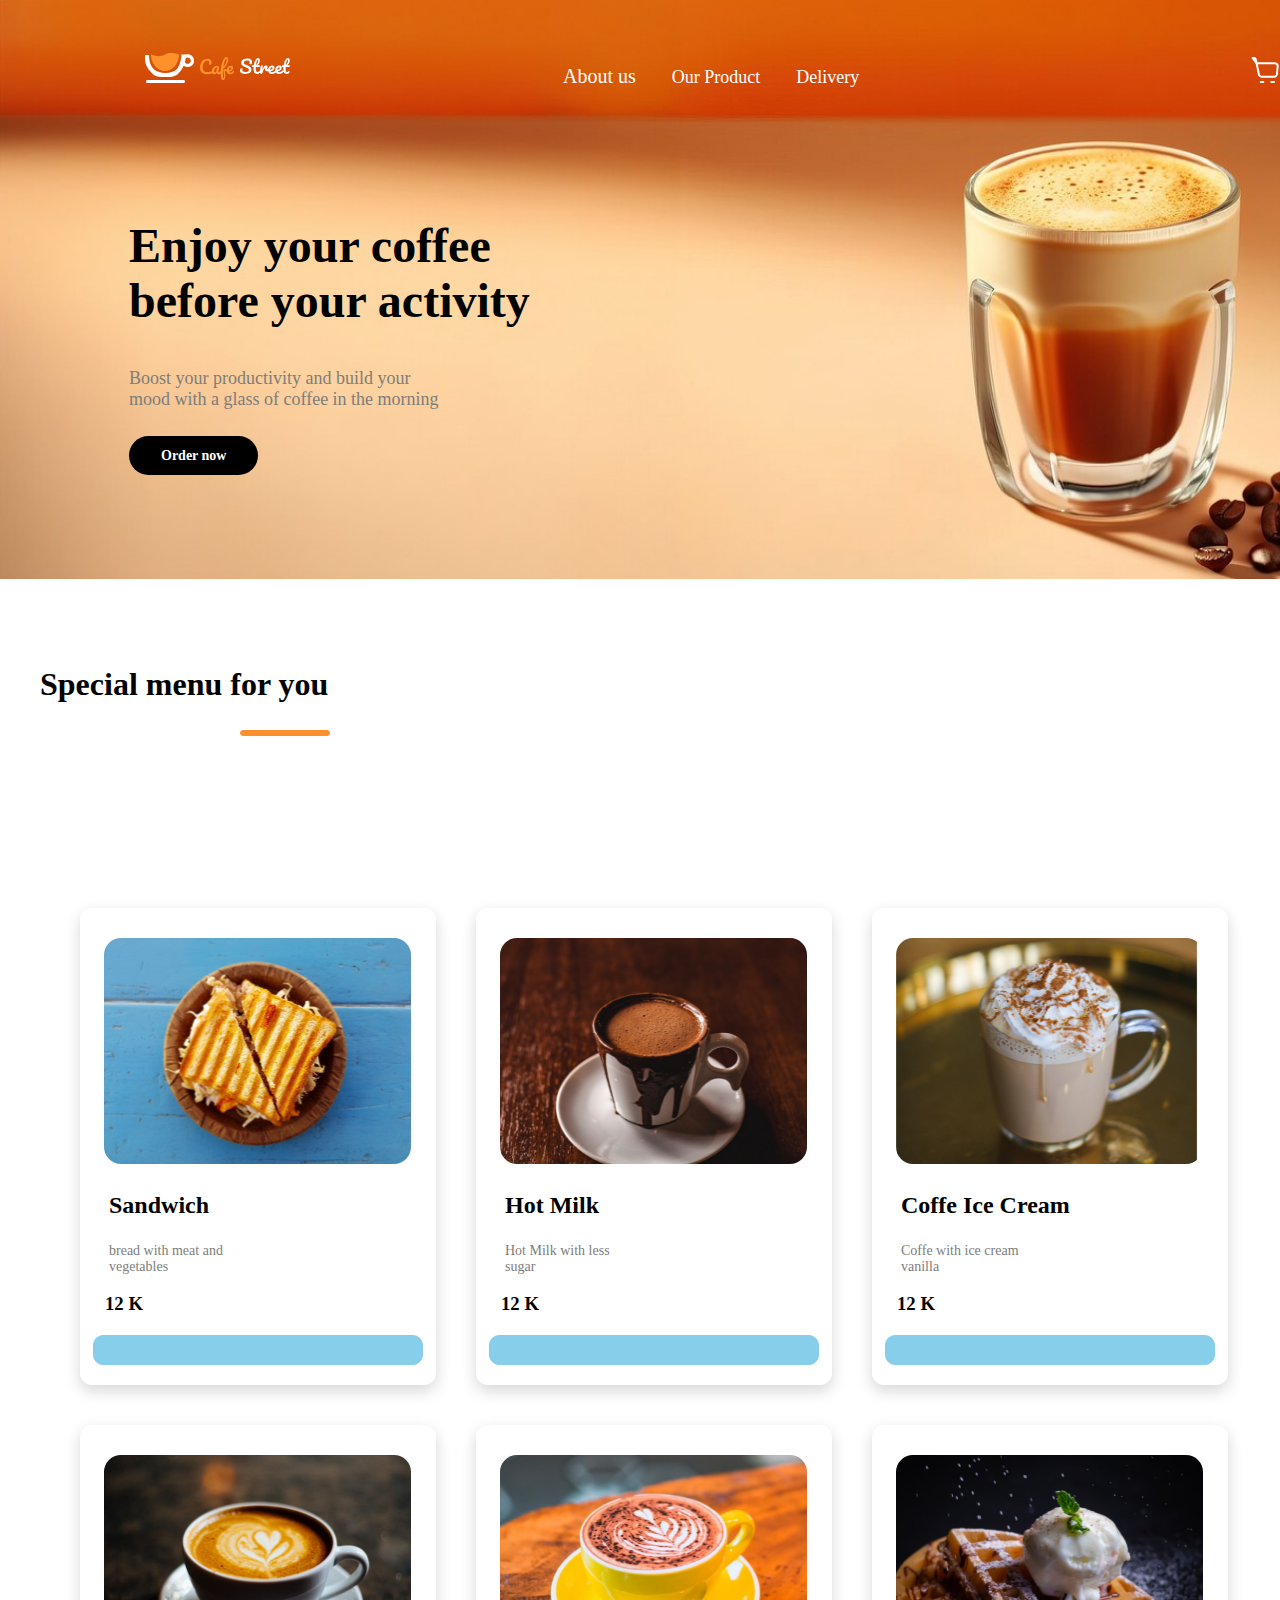
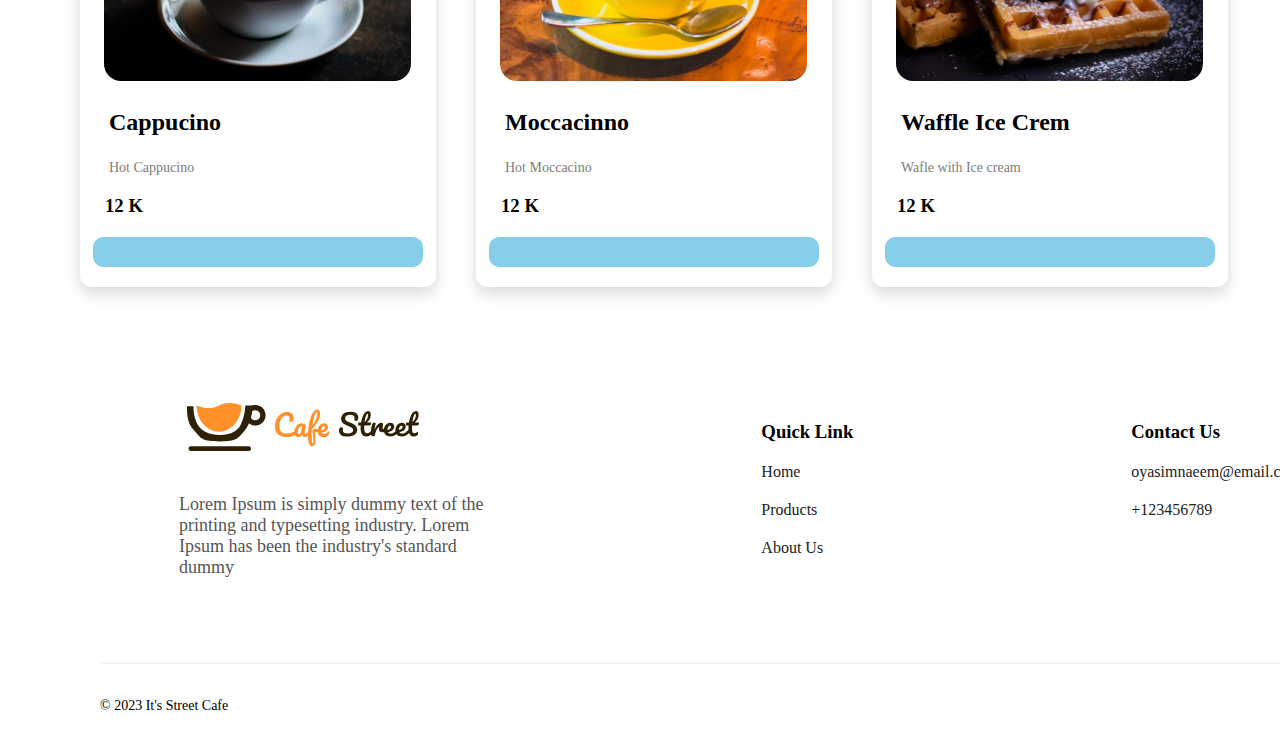
<file: index.html>
<!DOCTYPE html>
<html lang="en">
<head>
  <meta charset="UTF-8">
  <meta name="viewport" content="width=device-width, initial-scale=1.0">
  <title>Cafe Street</title>
  <link rel="preconnect" href="https://fonts.googleapis.com">
  <link rel="preconnect" href="https://fonts.gstatic.com" crossorigin>
  <link href="https://fonts.googleapis.com/css2?family=Poppins:ital,wght@0,100;0,200;0,300;0,400;0,500;0,600;0,700;0,800;0,900;1,100;1,200;1,300;1,400;1,500;1,600;1,700;1,800;1,900&display=swap" rel="stylesheet">
  <link rel="stylesheet" href="https://cdnjs.cloudflare.com/ajax/libs/font-awesome/6.6.0/css/all.min.css" integrity="sha512-Kc323vGBEqzTmouAECnVceyQqyqdsSiqLQISBL29aUW4U/M7pSPA/gEUZQqv1cwx4OnYxTxve5UMg5GT6L4JJg==" crossorigin="anonymous" referrerpolicy="no-referrer" />
  <link rel="stylesheet" href="./main.css">
</head>
<body>
  <!-- start header -->
  <header class="site">
    <nav class="site-wrapper">
      <div class="navbar">
        <a href="./index.html" class="aaa"><img src="./images/logo_coffe (1).svg" alt="" class="navbar-logo"></a>
        <a href="./aboutas.html" class="link-navbar-on">About us</a>
        <a href="./menyu.html" class="link-navbar">Our Product</a>
        <a href="./dostavka.html" class="link-navbar">Delivery</a>
        <img src="./images/Group (2).svg" alt="" class="navbar-savat">
        
        <div class="narvbar-information">
          <h2 class="cofe-site-information">
            Enjoy your coffee <br> before your activity
          </h2>
          <p class="cofe-information">
            Boost your productivity and build your <br> mood with a glass of coffee in the morning 
          </p>
          <br>
          <a href="" class="link">
            Order now
          </a>
        </div>
      </div>
    </nav>
  </header>
  <!-- header end -->
  
  <!-- main start -->
  <main class="main-site">
    <section class="main-wrapper">
      <ul class="food"> 
        <div  class="clas-clas">
          <h2 class="food-clas">
            Special menu for you
          </h2>
          <p class="pp"></p>
        </div>
        
        <div class="contanier">
          <li class="food-information">
            <img src="./images/unsplash_SqYmTDQYMjo (1).png" alt="" class="food-img">
            <h3 class="food-name">Sandwich</h3>
            <p class="food-retsep">
              bread with meat and <br> vegetables
            </p>
            <h3 class="money">
              12 K
            </h3>
            <a href="./dostavka.html" class="food-link"><i class="fa-solid fa-cart-shopping"></i></a>
          </li>
          
          
          <li class="food-information">
            <img src="./images/unsplash_SqYmTDQYMjo.png" alt="" class="food-img">
            <h3 class="food-name">Hot Milk</h3>
            <p class="food-retsep">
              Hot Milk with less <br> sugar
            </p>
            <h3 class="money">
              12 K
            </h3>
            <a href="./dostavka.html" class="food-link"><i class="fa-solid fa-cart-shopping"></i></a>       
           </li>
          
          
          <li class="food-information">
            <img src="./images/img_product.png" alt="" class="food-img">
            <h3 class="food-name">Coffe Ice Cream</h3>
            <p class="food-retsep">
              Coffe with ice cream <br> vanilla
            </p>
            <h3 class="money">
              12 K
            </h3>
            <a href="./dostavka.html" class="food-link"><i class="fa-solid fa-cart-shopping"></i></a>
          </li>
          
          <li class="food-information">
            <img src="./images/unsplash_SqYmTDQYMjo (2).png" alt="" class="food-img">
            <h3 class="food-name">Cappucino</h3>
            <p class="food-retsep">
              Hot Cappucino
            </p>
            <h3 class="money">
              12 K
            </h3>
            <a href="./dostavka.html" class="food-link"><i class="fa-solid fa-cart-shopping"></i></a>
          </li>
          
          <li class="food-information">
            <img src="./images/unsplash_SqYmTDQYMjo (3).png" alt="" class="food-img">
            <h3 class="food-name">Moccacinno</h3>
            <p class="food-retsep">
              Hot Moccacino 
            </p>
            <h3 class="money">
              12 K
            </h3>
            <a href="./dostavka.html" class="food-link"><i class="fa-solid fa-cart-shopping"></i></a>
          </li>
          
          
          <li class="food-information">
            <img src="./images/unsplash_SqYmTDQYMjo (4).png" alt="" class="food-img">
            <h3 class="food-name">Waffle Ice Crem</h3>
            <p class="food-retsep">
              Wafle with Ice cream
            </p>
            <h3 class="money">
              12 K
            </h3>
            <a href="./dostavka.html" class="food-link"><i class="fa-solid fa-cart-shopping"></i></a>
          </li>
        </div>
      </ul>
      
    </section>
  </main>  
  <!-- main finish -->
  
  
  <!-- start footer -->
  <footer class="footer-site">
    <div class="footer-wrapper">
      <ul class="footer-start">
        <li class="footer-finish">
          <img src="./images/logo_coffe.svg" alt="" class="footer-logo">
          <p class="footer-logo-information">
            Lorem Ipsum is simply dummy text of the <br> printing and typesetting industry. Lorem <br> Ipsum has been the industry's standard <br> dummy
          </p>
        </li>
        
        <li class="site-information">
          <h3 class="information-name">
            Quick Link
          </h3>
          <a href="./index.html" class="information-link">Home</a>
          <a href="./menyu.html" class="information-link">Products</a>
          <a href="./aboutas.html" class="information-link">About Us</a>
        </li>
        
        <li class="footer-mail">
          <h3 class="name-name-name">Contact Us</h3>
          <a href="" class="email-link">oyasimnaeem@email.com</a>
          <a href="" class="email-link">+123456789</a>
        </li>
      </ul>
      
      <div class="lineee">
        <img src="./images/line.svg" alt="" class="line">
        
        <p class="year">
          © 2023 It's Street Cafe
        </p>
      </div>
    </div>
  </footer>
  <!-- end footer -->
  
</body>
</html>
</file>
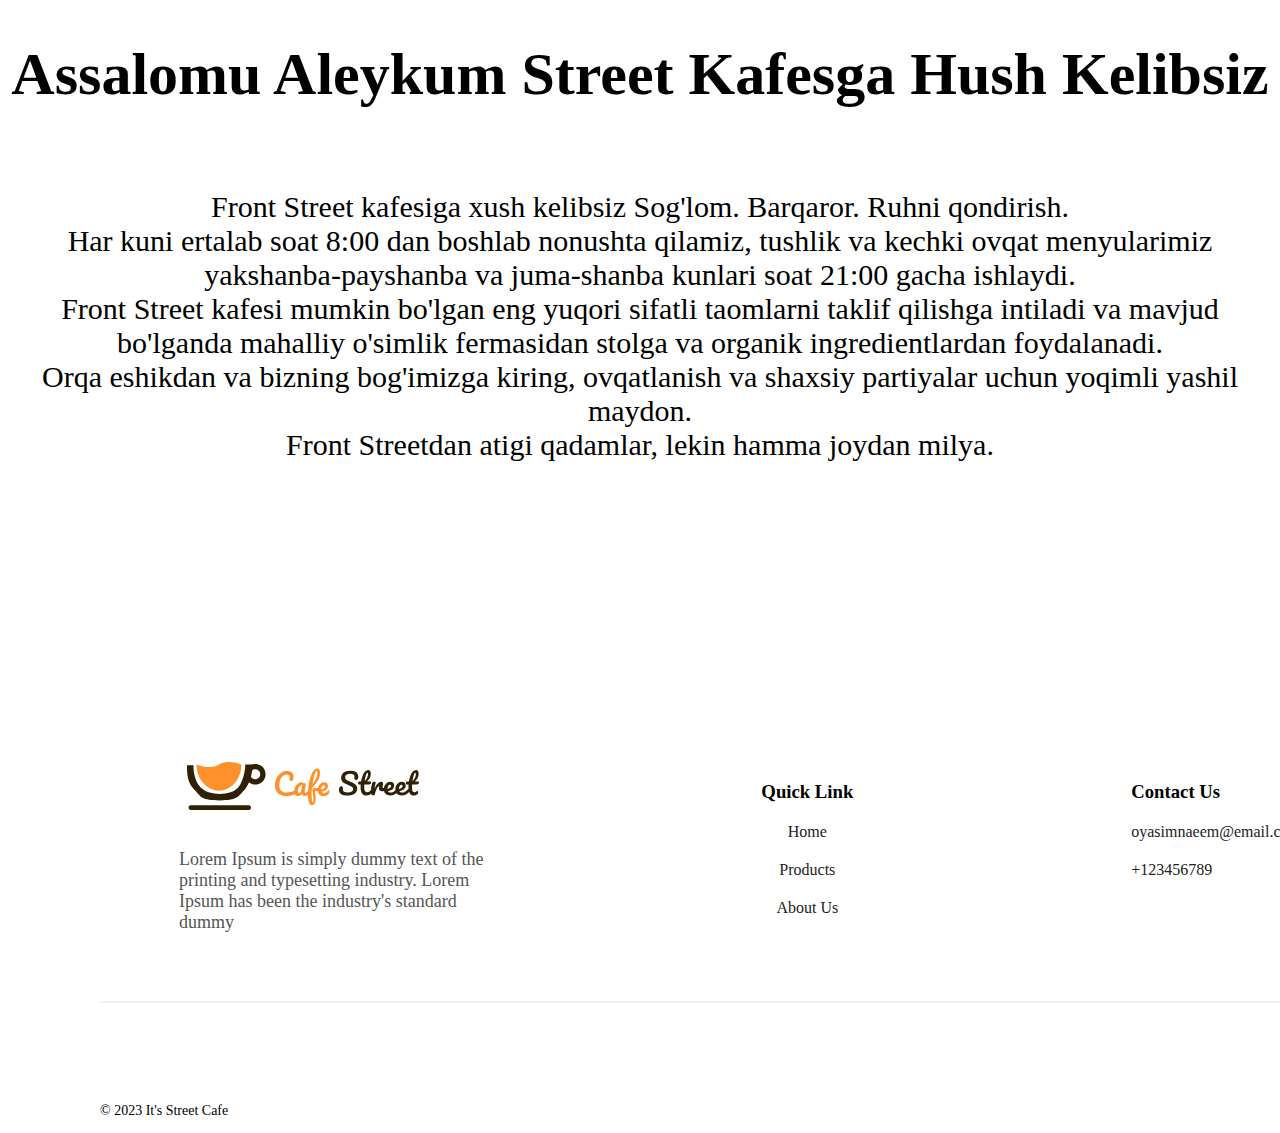
<file: aboutas.html>
<!DOCTYPE html>
<html lang="en">
<head>
  <meta charset="UTF-8">
  <meta name="viewport" content="width=device-width, initial-scale=1.0">
  <title>Bz Haqmizda</title>
  <link rel="stylesheet" href="./aboutus.css">
</head>
<body>
  
  <header class="header-site">
    <nav class="headr-wraper">
      <div class="navbar">
        <h1 class="about-us">Assalomu Aleykum Street Kafesga Hush Kelibsiz</h1>
      </div>
    </nav>
  </header>
  
  
  <main class="mani-site">
    <section-main-wrapper>
      <div class="site-information">
        <p>Front Street kafesiga xush kelibsiz
          Sog'lom. Barqaror. Ruhni qondirish. <br> Har kuni ertalab soat 8:00 dan boshlab nonushta qilamiz, tushlik va kechki ovqat menyularimiz yakshanba-payshanba va juma-shanba kunlari soat 21:00 gacha ishlaydi. <br> Front Street kafesi mumkin bo'lgan eng yuqori sifatli taomlarni taklif qilishga intiladi va mavjud bo'lganda mahalliy o'simlik fermasidan stolga va organik ingredientlardan foydalanadi. <br>
          Orqa eshikdan va bizning bog'imizga kiring, ovqatlanish va shaxsiy partiyalar uchun yoqimli yashil maydon. <br> Front Streetdan atigi qadamlar, lekin hamma joydan milya.</p>
        </div>
      </section-main-wrapper>
    </main>
    
    
    <footer class="footer-site">
      <div class="footer-wrapper">
        <ul class="footer-start">
          <li class="footer-finish">
            <img src="./images/logo_coffe.svg" alt="" class="footer-logo">
            <p class="footer-logo-information">
              Lorem Ipsum is simply dummy text of the <br> printing and typesetting industry. Lorem <br> Ipsum has been the industry's standard <br> dummy
            </p>
          </li>
          
          <li class="site-information">
            <h3 class="information-name">
              Quick Link
            </h3>
            <a href="./index.html" class="information-link">Home</a>
            <a href="" class="information-link">Products</a>
            <a href="./aboutas.html" class="information-link">About Us</a>
          </li>
          
          <li class="footer-mail">
            <h3 class="name-name-name">Contact Us</h3>
            <a href="" class="email-link">oyasimnaeem@email.com</a>
            <a href="" class="email-link">+123456789</a>
          </li>
        </ul>
        
        <div class="lineee">
          <img src="./images/line.svg" alt="" class="line">
          
          <p class="year">
            © 2023 It's Street Cafe
          </p>
        </div>
      </div>
    </footer>
    
  </body>
  </html>
</file>
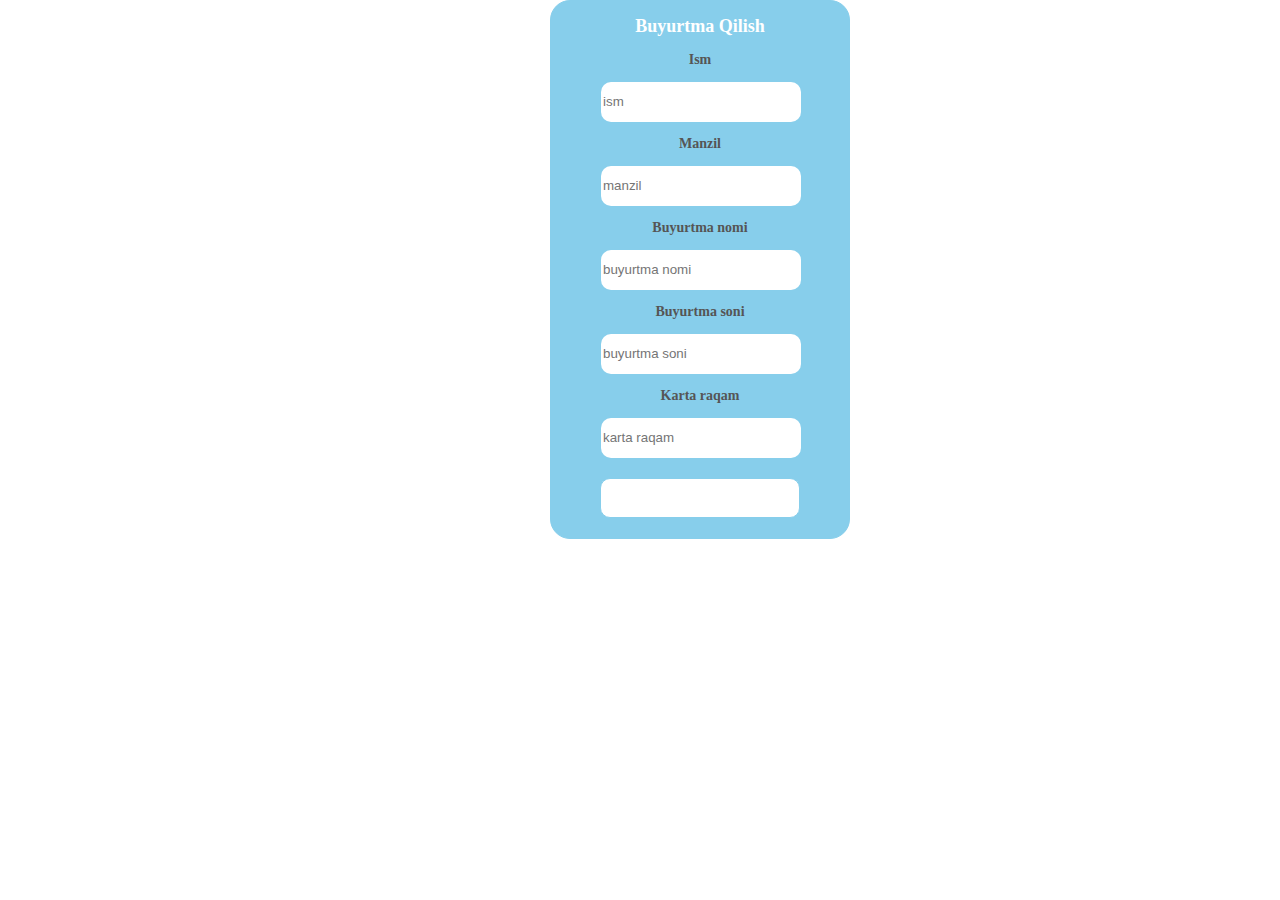
<file: dostavka.html>
<!DOCTYPE html>
<html lang="en">
<head>
  <meta charset="UTF-8">
  <meta name="viewport" content="width=device-width, initial-scale=1.0">
  <title>Dostavka</title>
  <link rel="stylesheet" href="https://cdnjs.cloudflare.com/ajax/libs/font-awesome/6.6.0/css/all.min.css" integrity="sha512-Kc323vGBEqzTmouAECnVceyQqyqdsSiqLQISBL29aUW4U/M7pSPA/gEUZQqv1cwx4OnYxTxve5UMg5GT6L4JJg==" crossorigin="anonymous" referrerpolicy="no-referrer" />
  <link rel="stylesheet" href="./dostavka.css">
</head>
<body>
  <header class="header-site">
    <nav class="headr-wrapper">
      <div class="navbar">
        <h2 class="navbar-name">
          Buyurtma Qilish
        </h2>
        <h3 class="name">Ism</h3>
      <input type="text" placeholder="ism" class="buy">
      <h3 class="name">Manzil</h3>
      <input type="text" placeholder="manzil" class="buy">
      <h3 class="name">Buyurtma nomi</h3>
      <input type="text" placeholder="buyurtma nomi" class="buy">
      <h3 class="name">Buyurtma soni</h3>
      <input type="number" placeholder="buyurtma soni" class="buy">
      <h3 class="name">Karta raqam</h3>
      <input type="number" placeholder="karta raqam" class="buy">

      <a href="" class="link"><i class="fa-solid fa-cart-shopping"></i></a>
        </div>
      </div>
    </nav>
  </header>
</body>
</html>
</file>
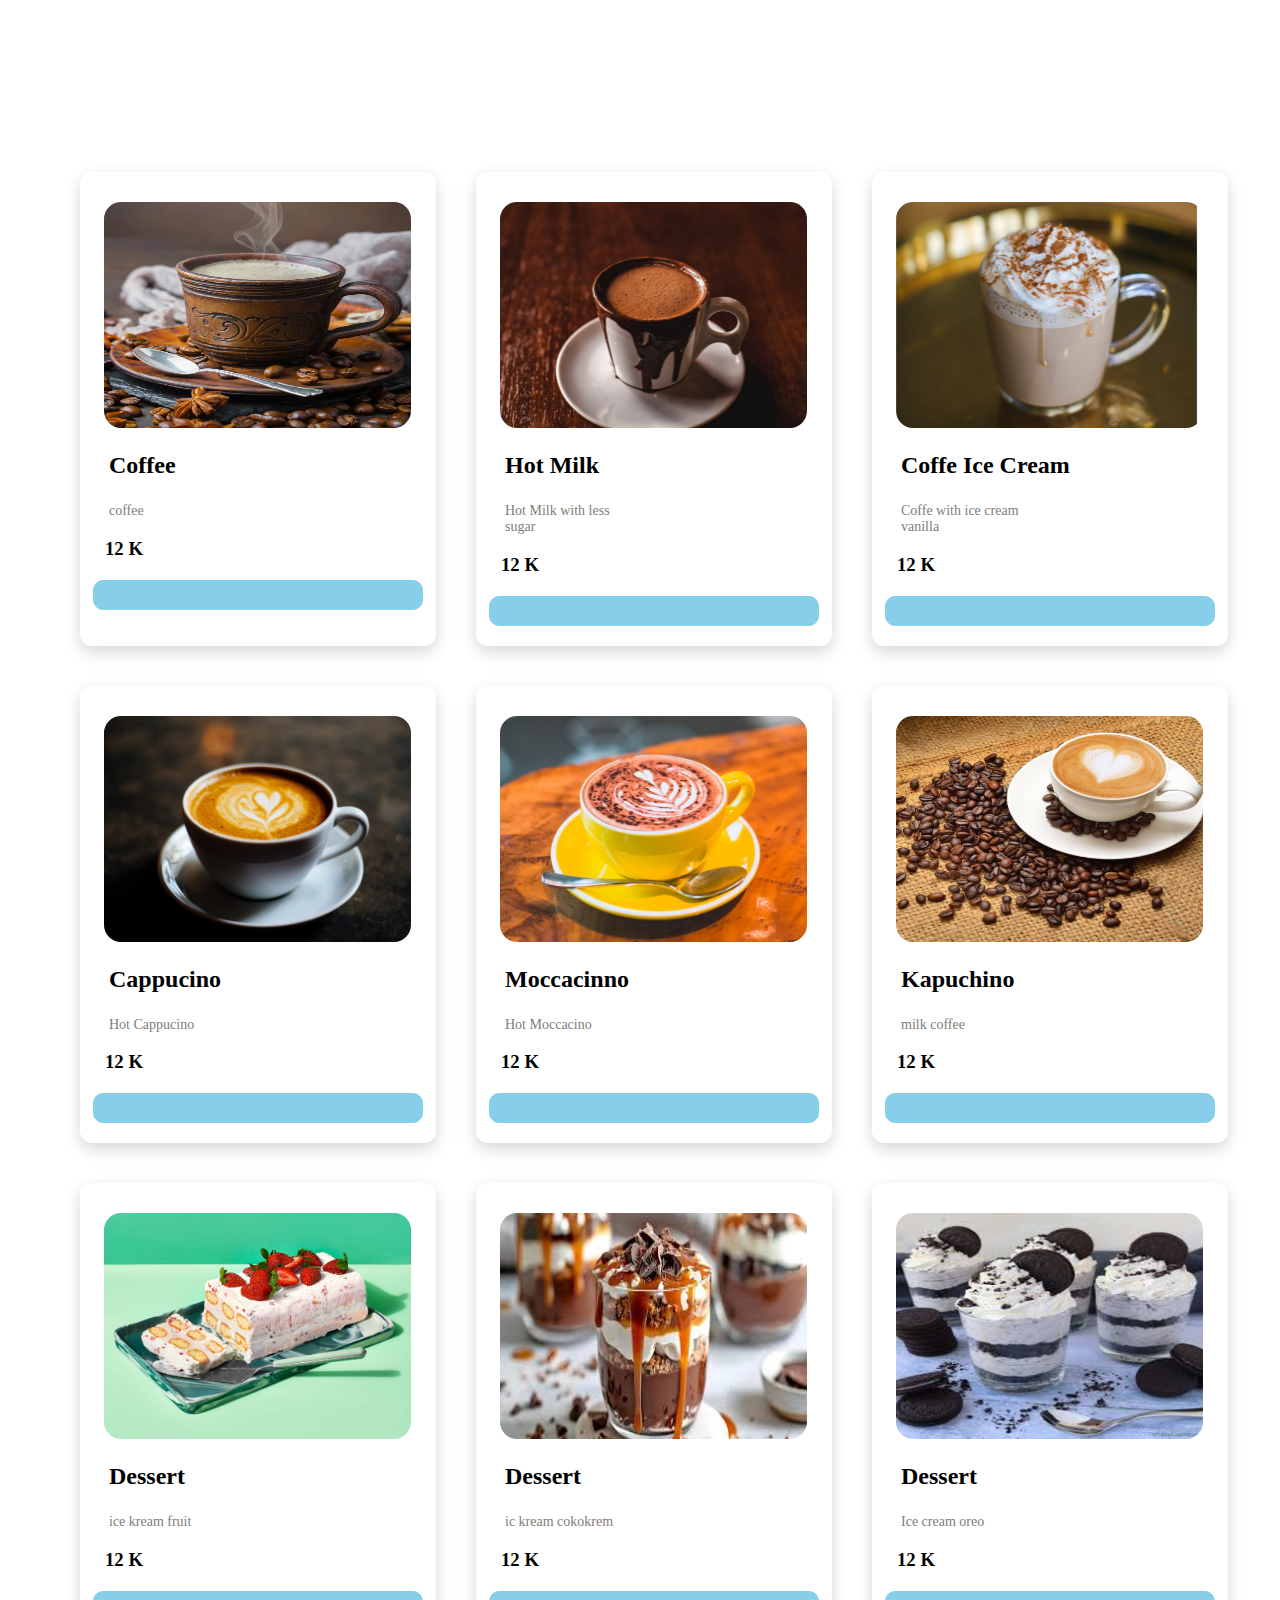
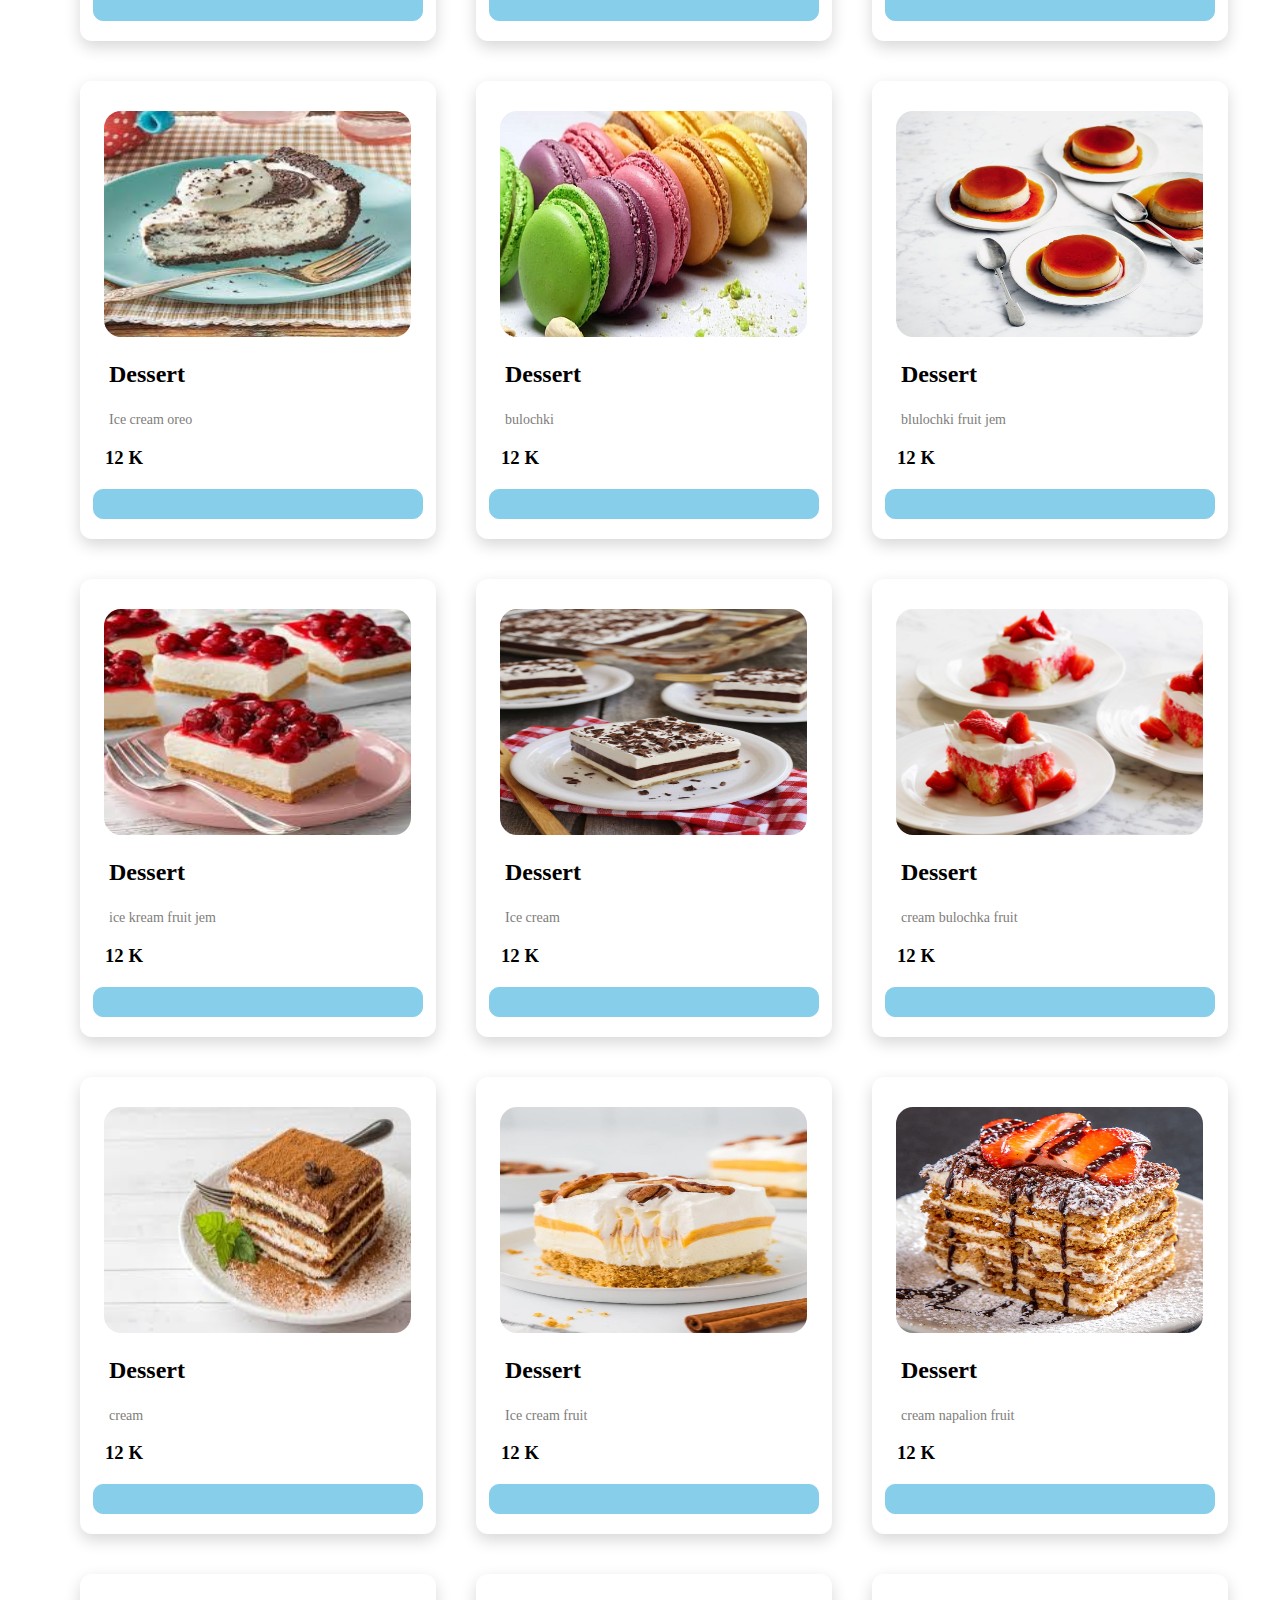
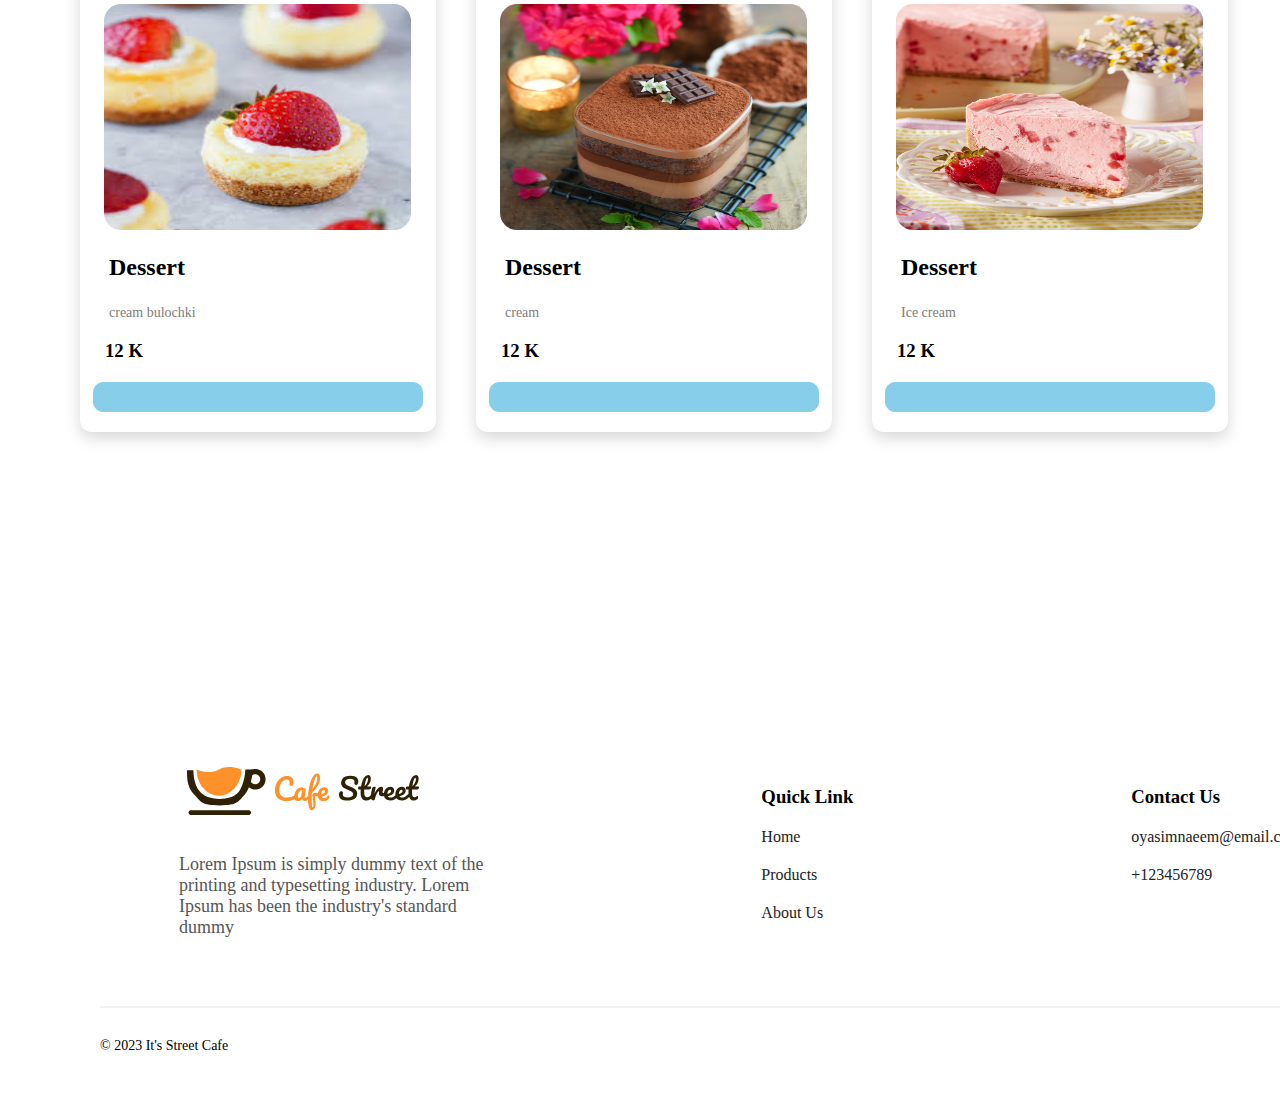
<file: menyu.html>
<!DOCTYPE html>
<html lang="en">
<head>
  <meta charset="UTF-8">
  <meta name="viewport" content="width=device-width, initial-scale=1.0">
  <title>Menyu</title>
  <title>Cafe Street</title>
  <link rel="preconnect" href="https://fonts.googleapis.com">
  <link rel="preconnect" href="https://fonts.gstatic.com" crossorigin>
  <link href="https://fonts.googleapis.com/css2?family=Poppins:ital,wght@0,100;0,200;0,300;0,400;0,500;0,600;0,700;0,800;0,900;1,100;1,200;1,300;1,400;1,500;1,600;1,700;1,800;1,900&display=swap" rel="stylesheet">
  <link rel="stylesheet" href="https://cdnjs.cloudflare.com/ajax/libs/font-awesome/6.6.0/css/all.min.css" integrity="sha512-Kc323vGBEqzTmouAECnVceyQqyqdsSiqLQISBL29aUW4U/M7pSPA/gEUZQqv1cwx4OnYxTxve5UMg5GT6L4JJg==" crossorigin="anonymous" referrerpolicy="no-referrer" />
  <link rel="stylesheet" href="./menyu.css">
</head>
<body>

  
  <main class="main-site">
    <section class="main-wrapper">
      <ul class="food"> 
        <div class="contanier">
          <li class="food-information">
            <img src="./images/cofeeeee.webp" alt="" class="food-img">
            <h3 class="food-name">Coffee</h3>
            <p class="food-retsep">
            coffee
            </p>
            <h3 class="money">
              12 K
            </h3>
            <a href="./dostavka.html" class="food-link"><i class="fa-solid fa-cart-shopping"></i></a>
          </li>
          
          
          <li class="food-information">
            <img src="./images/unsplash_SqYmTDQYMjo.png" alt="" class="food-img">
            <h3 class="food-name">Hot Milk</h3>
            <p class="food-retsep">
              Hot Milk with less <br> sugar
            </p>
            <h3 class="money">
              12 K
            </h3>
            <a href="./dostavka.html" class="food-link"><i class="fa-solid fa-cart-shopping"></i></a>
          </li>
          
          
          <li class="food-information">
            <img src="./images/img_product.png" alt="" class="food-img">
            <h3 class="food-name">Coffe Ice Cream</h3>
            <p class="food-retsep">
              Coffe with ice cream <br> vanilla
            </p>
            <h3 class="money">
              12 K
            </h3>
            <a href="./dostavka.html" class="food-link"><i class="fa-solid fa-cart-shopping"></i></a>
          </li>
          
          <li class="food-information">
            <img src="./images/unsplash_SqYmTDQYMjo (2).png" alt="" class="food-img">
            <h3 class="food-name">Cappucino</h3>
            <p class="food-retsep">
              Hot Cappucino
            </p>
            <h3 class="money">
              12 K
            </h3>
            <a href="./dostavka.html" class="food-link"><i class="fa-solid fa-cart-shopping"></i></a>
          </li>
          
          <li class="food-information">
            <img src="./images/unsplash_SqYmTDQYMjo (3).png" alt="" class="food-img">
            <h3 class="food-name">Moccacinno</h3>
            <p class="food-retsep">
              Hot Moccacino 
            </p>
            <h3 class="money">
              12 K
            </h3>
            <a href="./dostavka.html" class="food-link"><i class="fa-solid fa-cart-shopping"></i></a>
          </li>
          
          
          <li class="food-information">
            <img src="./images/coffee.jpg" alt="" class="food-img">
            <h3 class="food-name"> Kapuchino</h3>
            <p class="food-retsep">
              milk coffee
            </p>
            <h3 class="money">
              12 K
            </h3>
            <a href="./dostavka.html" class="food-link"><i class="fa-solid fa-cart-shopping"></i></a>
          </li>
          
          <li class="food-information">
            <img src="./images/decert.ickrem.jpg" alt="" class="food-img">
            <h3 class="food-name">Dessert</h3>
            <p class="food-retsep">
              ice kream fruit
            </p>
            <h3 class="money">
              12 K
            </h3>
            <a href="./dostavka.html" class="food-link"><i class="fa-solid fa-cart-shopping"></i></a>
          </li>
          
          
          <li class="food-information">
            <img src="./images/decert.jpg" alt="" class="food-img">
            <h3 class="food-name">Dessert</h3>
            <p class="food-retsep">
              ic kream cokokrem 
            </p>
            <h3 class="money">
              12 K
            </h3>
            <a href="./dostavka.html" class="food-link"><i class="fa-solid fa-cart-shopping"></i></a>
          </li>
          
          
          <li class="food-information">
            <img src="./images/decert.tu.jpg" alt="" class="food-img">
            <h3 class="food-name">Dessert</h3>
            <p class="food-retsep">
              Ice cream oreo
            </p>
            <h3 class="money">
              12 K
            </h3>
            <a href="./dostavka.html" class="food-link"><i class="fa-solid fa-cart-shopping"></i></a>    
           </li>
          
          
          <li class="food-information">
            <img src="./images/desert.thri.jpg" alt="" class="food-img">
            <h3 class="food-name">Dessert</h3>
            <p class="food-retsep">
              Ice cream oreo
            </p>
            <h3 class="money">
              12 K
            </h3>
            <a href="./dostavka.html" class="food-link"><i class="fa-solid fa-cart-shopping"></i></a>
          </li>
          
          
          <li class="food-information">
            <img src="./images/dessert.bulochki.jpg" alt="" class="food-img">
            <h3 class="food-name">Dessert</h3>
            <p class="food-retsep">
              bulochki
            </p>
            <h3 class="money">
              12 K
            </h3>
            <a href="./dostavka.html" class="food-link"><i class="fa-solid fa-cart-shopping"></i></a>
          </li>
          
          
          <li class="food-information">
            <img src="./images/dessert.jpg" alt="" class="food-img">
            <h3 class="food-name">Dessert</h3>
            <p class="food-retsep">
              blulochki fruit jem
            </p>
            <h3 class="money">
              12 K
            </h3>
            <a href="./dostavka.html" class="food-link"><i class="fa-solid fa-cart-shopping"></i></a>
          </li>
          
          
          <li class="food-information">
            <img src="./images/dessertt.jpg" alt="" class="food-img">
            <h3 class="food-name">Dessert</h3>
            <p class="food-retsep">
           ice kream fruit jem
            </p>
            <h3 class="money">
              12 K
            </h3>
            <a href="./dostavka.html" class="food-link"><i class="fa-solid fa-cart-shopping"></i></a>
          </li>
          
          
          <li class="food-information">
            <img src="./images/sert.jpg" alt="" class="food-img">
            <h3 class="food-name">Dessert</h3>
            <p class="food-retsep">
              Ice cream 
            </p>
            <h3 class="money">
              12 K
            </h3>
            <a href="./dostavka.html" class="food-link"><i class="fa-solid fa-cart-shopping"></i></a>
          </li>
          
          
          <li class="food-information">
            <img src="./images/dessert fruites.jpeg" alt="" class="food-img">
            <h3 class="food-name">Dessert</h3>
            <p class="food-retsep">
            cream bulochka fruit
            </p>
            <h3 class="money">
              12 K
            </h3>
            <a href="./dostavka.html" class="food-link"><i class="fa-solid fa-cart-shopping"></i></a>
          </li>
          
          
          <li class="food-information">
            <img src="./images/dessertttt.jpg" alt="" class="food-img">
            <h3 class="food-name">Dessert</h3>
            <p class="food-retsep">
             cream 
            </p>
            <h3 class="money">
              12 K
            </h3>
            <a href="./dostavka.html" class="food-link"><i class="fa-solid fa-cart-shopping"></i></a>
          </li>
          
          
          <li class="food-information">
            <img src="./images/dessert thri.jpg" alt="" class="food-img">
            <h3 class="food-name">Dessert</h3>
            <p class="food-retsep">
             Ice cream fruit
            </p>
            <h3 class="money">
              12 K
            </h3>
            <a href="./dostavka.html" class="food-link"><i class="fa-solid fa-cart-shopping"></i></a>
          </li>
          
          
          <li class="food-information">
            <img src="./images/dessert napalion.webp" alt="" class="food-img">
            <h3 class="food-name">Dessert</h3>
            <p class="food-retsep">
              cream napalion fruit
            </p>
            <h3 class="money">
              12 K
            </h3>
            <a href="./dostavka.html" class="food-link"><i class="fa-solid fa-cart-shopping"></i></a>
          </li>
          
          
          <li class="food-information">
            <img src="./images/serrrt.jpg" alt="" class="food-img">
            <h3 class="food-name">Dessert</h3>
            <p class="food-retsep">
             cream bulochki
            </p>
            <h3 class="money">
              12 K
            </h3>
            <a href="./dostavka.html" class="food-link"><i class="fa-solid fa-cart-shopping"></i></a>
          </li>
          
          
          <li class="food-information">
            <img src="./images/dessert cream.webp" alt="" class="food-img">
            <h3 class="food-name">Dessert</h3>
            <p class="food-retsep">
             cream
            </p>
            <h3 class="money">
              12 K
            </h3>
            <a href="./dostavka.html" class="food-link"><i class="fa-solid fa-cart-shopping"></i></a>
          </li>
          
          
          <li class="food-information">
            <img src="./images/dessert ice cream.jpeg" alt="" class="food-img">
            <h3 class="food-name">Dessert</h3>
            <p class="food-retsep">
             Ice cream
            </p>
            <h3 class="money">
              12 K
            </h3>
            <a href="./dostavka.html" class="food-link"><i class="fa-solid fa-cart-shopping"></i></a>
          </li>
        </div>
      </ul>
    </section>
  </main>  

  <footer class="footer-site">
    <div class="footer-wrapper">
      <ul class="footer-start">
        <li class="footer-finish">
          <img src="./images/logo_coffe.svg" alt="" class="footer-logo">
          <p class="footer-logo-information">
            Lorem Ipsum is simply dummy text of the <br> printing and typesetting industry. Lorem <br> Ipsum has been the industry's standard <br> dummy
          </p>
        </li>
        
        <li class="site-information">
          <h3 class="information-name">
            Quick Link
          </h3>
          <a href="./index.html" class="information-link">Home</a>
          <a href="" class="information-link">Products</a>
          <a href="./aboutas.html" class="information-link">About Us</a>
        </li>
        
        <li class="footer-mail">
          <h3 class="name-name-name">Contact Us</h3>
          <a href="" class="email-link">oyasimnaeem@email.com</a>
          <a href="" class="email-link">+123456789</a>
        </li>
      </ul>
      
      <div class="lineee">
        <img src="./images/line.svg" alt="" class="line">
        
        <p class="year">
          © 2023 It's Street Cafe
        </p>
      </div>
    </div>
  </footer>
</body>
</html>
</file>
<file: main.css>
* {
  box-sizing: border-box;
}

body {
  font-family: "Poppins", "Arial" sans-serif;
  margin: 0;
}


.navbar {
  width: 1518px;
  height: 579px;
  background-image: url(./images/image\ 1\ \(1\).png);
  background-repeat: no-repeat;
  background-size: cover;
  
}

.navbar-logo {
  width: 150px;
  height: 30px;
  margin-top: 53px;
  margin-left: 140px;
}

.link-navbar-on {
  margin-left: 269px;
  color: white;
  font-size: 20px;
  font-weight: 400;
  text-decoration-line: none;
  transition: 0.5s linear;
}

.link-navbar {
  margin-left: 32px;
  color: white;
  font-size: 18px;
  font-weight: 400;
  text-decoration-line: none;
  transition: 0.5s linear;
}

.link-navbar-on:hover {
  color: #FF902B;
}

.link-navbar:hover {
  color: #FF902B;
}

.navbar-savat {
  margin-left: 388px;
}

.narvbar-information {
  margin: 130px 822px 93px 129px;
  width: 489px;
  height: 144px;
}



.cofe-site-information {
  font-size: 48px;
}

.cofe-name {
  font-size: 48px;
  
}

.cofe-information {
  color: #7E7D7A;
  font-size: 18px;
  margin-top: 32px;
}

.link {
  text-decoration-line: none;
  border-radius: 33px;
  background-color: black;
  color: white;
  font-size: 14px;
  font-weight: 600;
  text-align: center;
  width: 138px;
  height: 45px;
  padding-block: 12px;
  padding-inline: 32px;
  transition: 0.5s linear;
}

.link:hover {
  background-color: white;
  color: #FF902B;
}

.food {
  list-style-type: none;
}


.contanier {
  flex-wrap:wrap ;
  display: flex;
  width: 1160px;
  height: 895px;
  margin-inline: auto;
  gap: 40px;
  margin-top: 172px;
}

.food-clas {
  font-size: 32px;
  font-weight: 600;
  
}

.pp {
  border: 1px solid #FF902B;
  background-color: #FF902B;
  border-radius: 10px;
  height: 6px;
  width: 90px;
  margin-left: 200px;
}

.clas-clas {
  margin-top: 87px;
}


.food-img {
  width: 307px;
  height: 226px;
  border-radius:17px ;
  margin-left: 24px;
  margin-top: 30px;
}

.food-name {
  font-size: 24px;
  margin-left: 29px;
}

.food-retsep {
  margin-left: 29px;
  font-size: 14px;
  color: #7E7D7A;
}

.food-information {
  width: 356px;
  border-radius: 12px;
  box-shadow: 0px 6px 16px 0px #00000029;
}

.money {
  margin-left: 25px;
  
}


.footer-wrapper {
  width: 1440px;
  height: 327px;
  opacity: 0px;
  margin-top: 200px;
}

.footer-start {
  list-style-type: none;
  display: flex;
  justify-content: space-around;
}

.footer-logo-information {
  font-family: Red Hat Display;
  font-size: 18px;
  color: #555555;
  margin-top: 39px;
}

.information-link {
  display: block;
  text-decoration-line: none;
  margin-top: 20px;
  color: #222222;
  transition: 0.5s linear;
}

.information-link:hover {
  color: #FF902B;
}

.email-link {
  text-decoration-line: none;
  display: block;
  margin-top: 20px;
  color: #222222;
  transition: 0.5s linear;
}

.email-link:hover {
  color: #FF902B;
}

.food-link {
  border-radius: 10px;
  margin-inline: auto;
  display: block;
  border: 1px solid skyblue;
  width: 330px;
  height: 30px;
  text-align: center;
  margin-block: 20px;
  color: #FF902B;
  background-color: skyblue;
  transition: 0.5s linear;
}

.food-link:hover {
  background-color: white;
}

.fa-cart-shopping {
  margin-top: 5px;
}

.line {
  margin-left: 100px;
  margin-top: 50px;
}

.year {
  margin-left: 100px;
  font-size: 14px;
  margin-top: 30px;
}
</file>
<file: aboutus.css>
* {
  box-sizing: border-box;
}

body {
  margin: 0;
}

img {
  display: block;
}

.navbar {
  height: 50px;
  
}

.navbar-logo {
  margin-block: 20px; 
}

.about-us {
  
  text-align: center;
  font-size: 60px;
}

p {
  font-size: 30px;
  margin-top: 100px;
}

.site-information {
  text-align: center;
  
}

.line {
  margin-left: 100px;
  margin-top: 50px;
}

.year {
  margin-left: 100px;
  font-size: 14px;
}


.footer-wrapper {
  width: 1440px;
  margin-top: 300px;
}

.footer-start {
  list-style-type: none;
  display: flex;
  justify-content: space-around;
}

.footer-logo-information {
  font-family: Red Hat Display;
  font-size: 18px;
  color: #555555;
  margin-top: 39px;
}

.information-link {
  display: block;
  text-decoration-line: none;
  margin-top: 20px;
  color: #222222;
  transition: 0.5s linear;
}

.information-link:hover {
  color: #FF902B;
}

.email-link {
  text-decoration-line: none;
  display: block;
  margin-top: 20px;
  color: #222222;
  transition: 0.5s linear;
}

.email-link:hover {
  color: #FF902B;
}
</file>
<file: dostavka.css>
* {
  box-sizing: border-box;
}

body {
  margin: 0;
}

img {
  display: block;
}

.headr-wrapper {
margin-left: 550px;
}

.navbar {
  background-color: skyblue;
  width: 300px;
  border-radius: 20px;
  border: 1px solid skyblue; 
}

.link {
  border-radius: 10px;
  margin-inline: auto;
  display: block;
  border: 1px solid skyblue;
  width: 200px;
  height: 40px;
  text-align: center;
  margin-block: 20px;
  color: #FF902B;
  background-color: white;
  transition: 0.5s linear;
}

.link:hover {
  color: skyblue;
  background-color: gainsboro;
}

.fa-cart-shopping {
  margin-top: 10px;
  transition: 0.5s linear;
}



.navbar-name {
  color: white;
  font-size: 18px;
  text-align: center;
}

.buy {
  width: 200px;
  height: 40px;
  margin-left: 50px;
  color: skyblue;
  border: none;
  border-radius: 10px;
 display: block;
}

.name {
  font-size: 14px;
  color:#555555 ;
  text-align: center;
}
</file>
<file: menyu.css>
* {
  box-sizing: border-box;
}

body {
  margin: 0;
}

img {
  display: block;
}


.food {
  list-style-type: none;
}


.contanier {
  flex-wrap:wrap ;
  display: flex;
  width: 1160px;
  height: 895px;
  margin-inline: auto;
  gap: 40px;
  margin-top: 172px;
}



.food-img {
  width: 307px;
  height: 226px;
  border-radius:17px ;
  margin-left: 24px;
  margin-top: 30px;
}

.food-name {
  font-size: 24px;
  margin-left: 29px;
}

.food-retsep {
  margin-left: 29px;
  font-size: 14px;
  color: #7E7D7A;
}

.food-information {
  width: 356px;
  border-radius: 12px;
  box-shadow: 0px 6px 16px 0px #00000029;
}

.money {
  margin-left: 25px;
  
}

.information-link {
  display: block;
  text-decoration-line: none;
  margin-top: 20px;
  color: #222222;
  transition: 0.5s linear;
}

.information-link:hover {
  color: #FF902B;
}

.email-link {
  text-decoration-line: none;
  display: block;
  margin-top: 20px;
  color: #222222;
  transition: 0.5s linear;
}

.email-link:hover {
  color: #FF902B;
}

.food-link {
  border-radius: 10px;
  margin-inline: auto;
  display: block;
  border: 1px solid skyblue;
  width: 330px;
  height: 30px;
  text-align: center;
  margin-block: 20px;
  color: #FF902B;
  background-color: skyblue;
  transition: 0.5s linear;
}

.food-link:hover {
  background-color: white;
}

.fa-cart-shopping {
  margin-top: 5px;
}



.footer-wrapper {
  width: 1440px;
  height: 327px;
  opacity: 0px;
  margin-top: 2900px;
}

.footer-start {
  list-style-type: none;
  display: flex;
  justify-content: space-around;
}

.footer-logo-information {
  font-family: Red Hat Display;
  font-size: 18px;
  color: #555555;
  margin-top: 39px;
}

.information-link {
  display: block;
  text-decoration-line: none;
  margin-top: 20px;
  color: #222222;
  transition: 0.5s linear;
}

.information-link:hover {
  color: #FF902B;
}

.email-link {
  text-decoration-line: none;
  display: block;
  margin-top: 20px;
  color: #222222;
  transition: 0.5s linear;
}

.email-link:hover {
  color: #FF902B;
}

.line {
  margin-left: 100px;
  margin-top: 50px;
}

.year {
  margin-left: 100px;
  font-size: 14px;
  margin-top: 30px;
}
</file>
